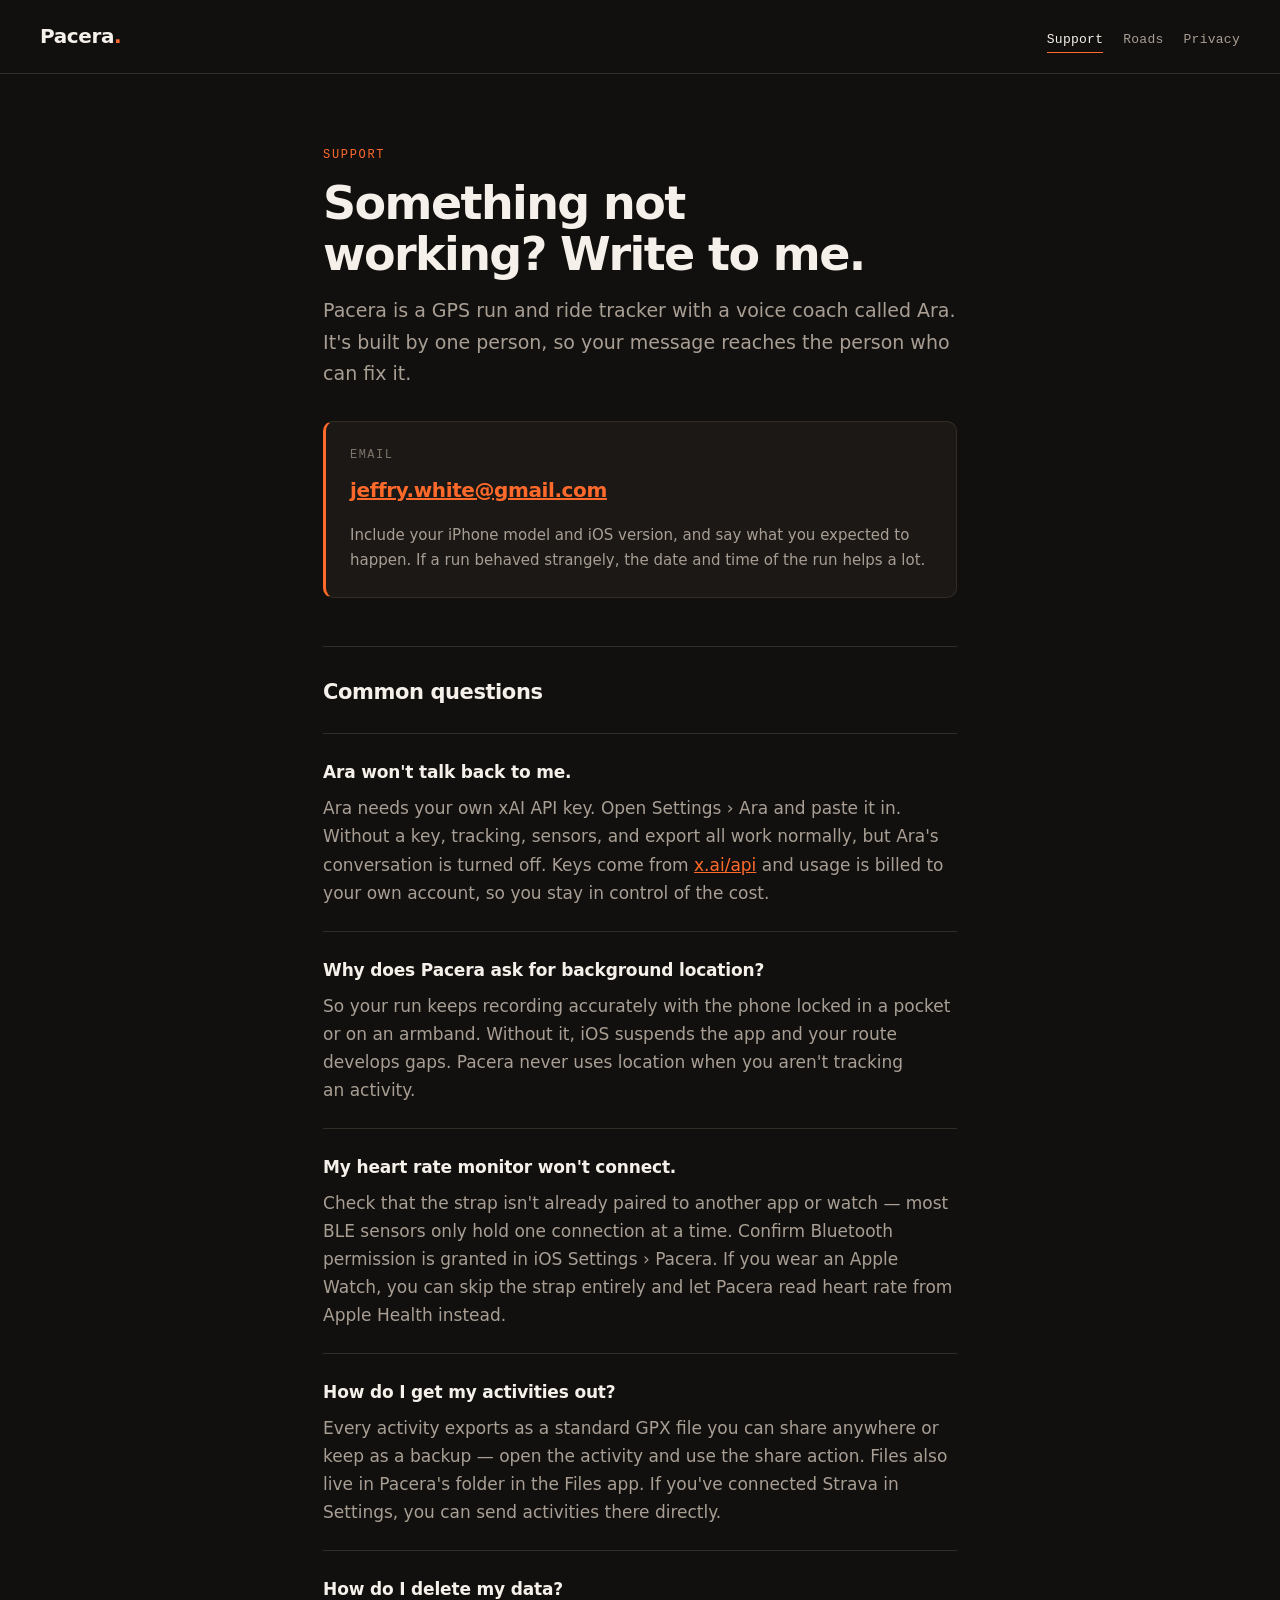
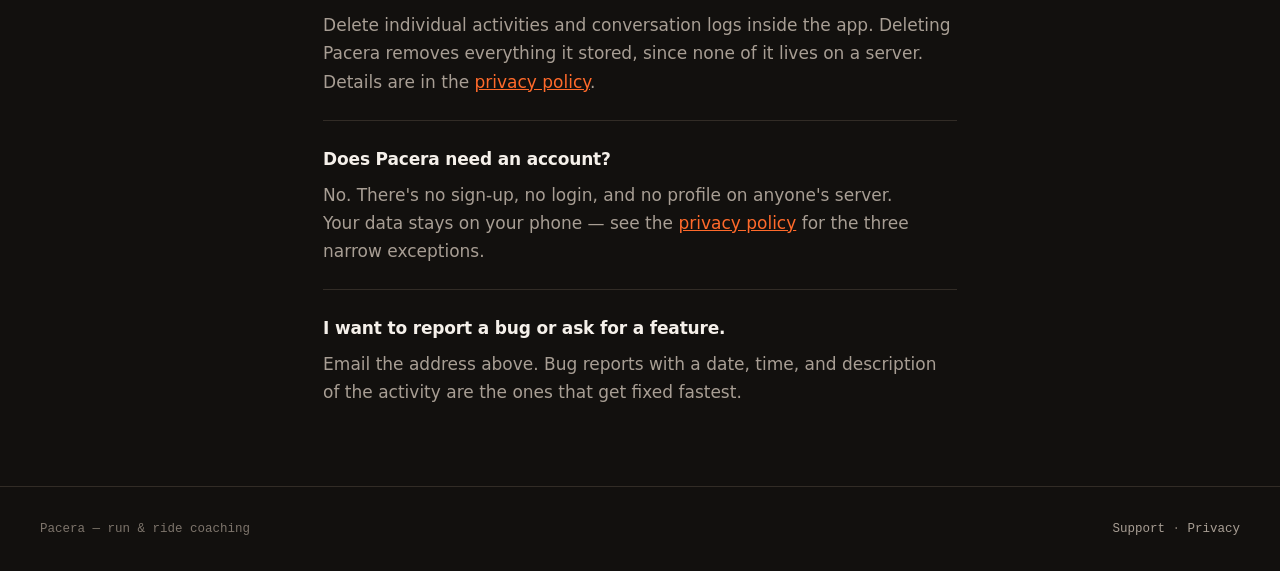
<file: index.html>
<!DOCTYPE html>
<html lang="en">
<head>
<meta charset="utf-8">
<meta name="viewport" content="width=device-width, initial-scale=1">
<title>Support — Pacera</title>
<meta name="description" content="Help with Pacera: setting up Ara, permissions, sensors, exporting activities, and how to get in touch.">
<meta name="color-scheme" content="dark">
<link rel="stylesheet" href="style.css">
</head>
<body>

<header class="masthead">
  <a class="brand" href="index.html">Pacera<span class="brand-mark">.</span></a>
  <nav class="nav">
    <a href="index.html" aria-current="page">Support</a>
    <a href="roads/">Roads</a>
    <a href="privacy.html">Privacy</a>
  </nav>
</header>

<main class="wrap">
  <p class="eyebrow">Support</p>
  <h1 class="title">Something not working? Write to me.</h1>
  <p class="standfirst">Pacera is a GPS run and ride tracker with a voice coach called Ara. It's built by one person, so your message reaches the person who can fix it.</p>

  <div class="contact">
    <p class="contact-label">Email</p>
    <p class="contact-mail"><a href="mailto:jeffry.white@gmail.com">jeffry.white@gmail.com</a></p>
    <p class="contact-note">Include your iPhone model and iOS version, and say what you expected to happen. If a run behaved strangely, the date and time of the run helps a lot.</p>
  </div>

  <h2>Common questions</h2>

  <div class="qa">
    <p class="qa-q">Ara won't talk back to me.</p>
    <p class="qa-a">Ara needs your own xAI API key. Open Settings › Ara and paste it in. Without a key, tracking, sensors, and export all work normally, but Ara's conversation is turned off. Keys come from <a href="https://x.ai/api">x.ai/api</a> and usage is billed to your own account, so you stay in control of the cost.</p>
  </div>

  <div class="qa">
    <p class="qa-q">Why does Pacera ask for background location?</p>
    <p class="qa-a">So your run keeps recording accurately with the phone locked in a pocket or on an armband. Without it, iOS suspends the app and your route develops gaps. Pacera never uses location when you aren't tracking an activity.</p>
  </div>

  <div class="qa">
    <p class="qa-q">My heart rate monitor won't connect.</p>
    <p class="qa-a">Check that the strap isn't already paired to another app or watch — most BLE sensors only hold one connection at a time. Confirm Bluetooth permission is granted in iOS Settings › Pacera. If you wear an Apple Watch, you can skip the strap entirely and let Pacera read heart rate from Apple Health instead.</p>
  </div>

  <div class="qa">
    <p class="qa-q">How do I get my activities out?</p>
    <p class="qa-a">Every activity exports as a standard GPX file you can share anywhere or keep as a backup — open the activity and use the share action. Files also live in Pacera's folder in the Files app. If you've connected Strava in Settings, you can send activities there directly.</p>
  </div>

  <div class="qa">
    <p class="qa-q">How do I delete my data?</p>
    <p class="qa-a">Delete individual activities and conversation logs inside the app. Deleting Pacera removes everything it stored, since none of it lives on a server. Details are in the <a href="privacy.html">privacy policy</a>.</p>
  </div>

  <div class="qa">
    <p class="qa-q">Does Pacera need an account?</p>
    <p class="qa-a">No. There's no sign-up, no login, and no profile on anyone's server. Your data stays on your phone — see the <a href="privacy.html">privacy policy</a> for the three narrow exceptions.</p>
  </div>

  <div class="qa">
    <p class="qa-q">I want to report a bug or ask for a feature.</p>
    <p class="qa-a">Email the address above. Bug reports with a date, time, and description of the activity are the ones that get fixed fastest.</p>
  </div>
</main>

<footer class="foot">
  <span>Pacera — run &amp; ride coaching</span>
  <span><a href="index.html">Support</a> · <a href="privacy.html">Privacy</a></span>
</footer>

</body>
</html>
</file>
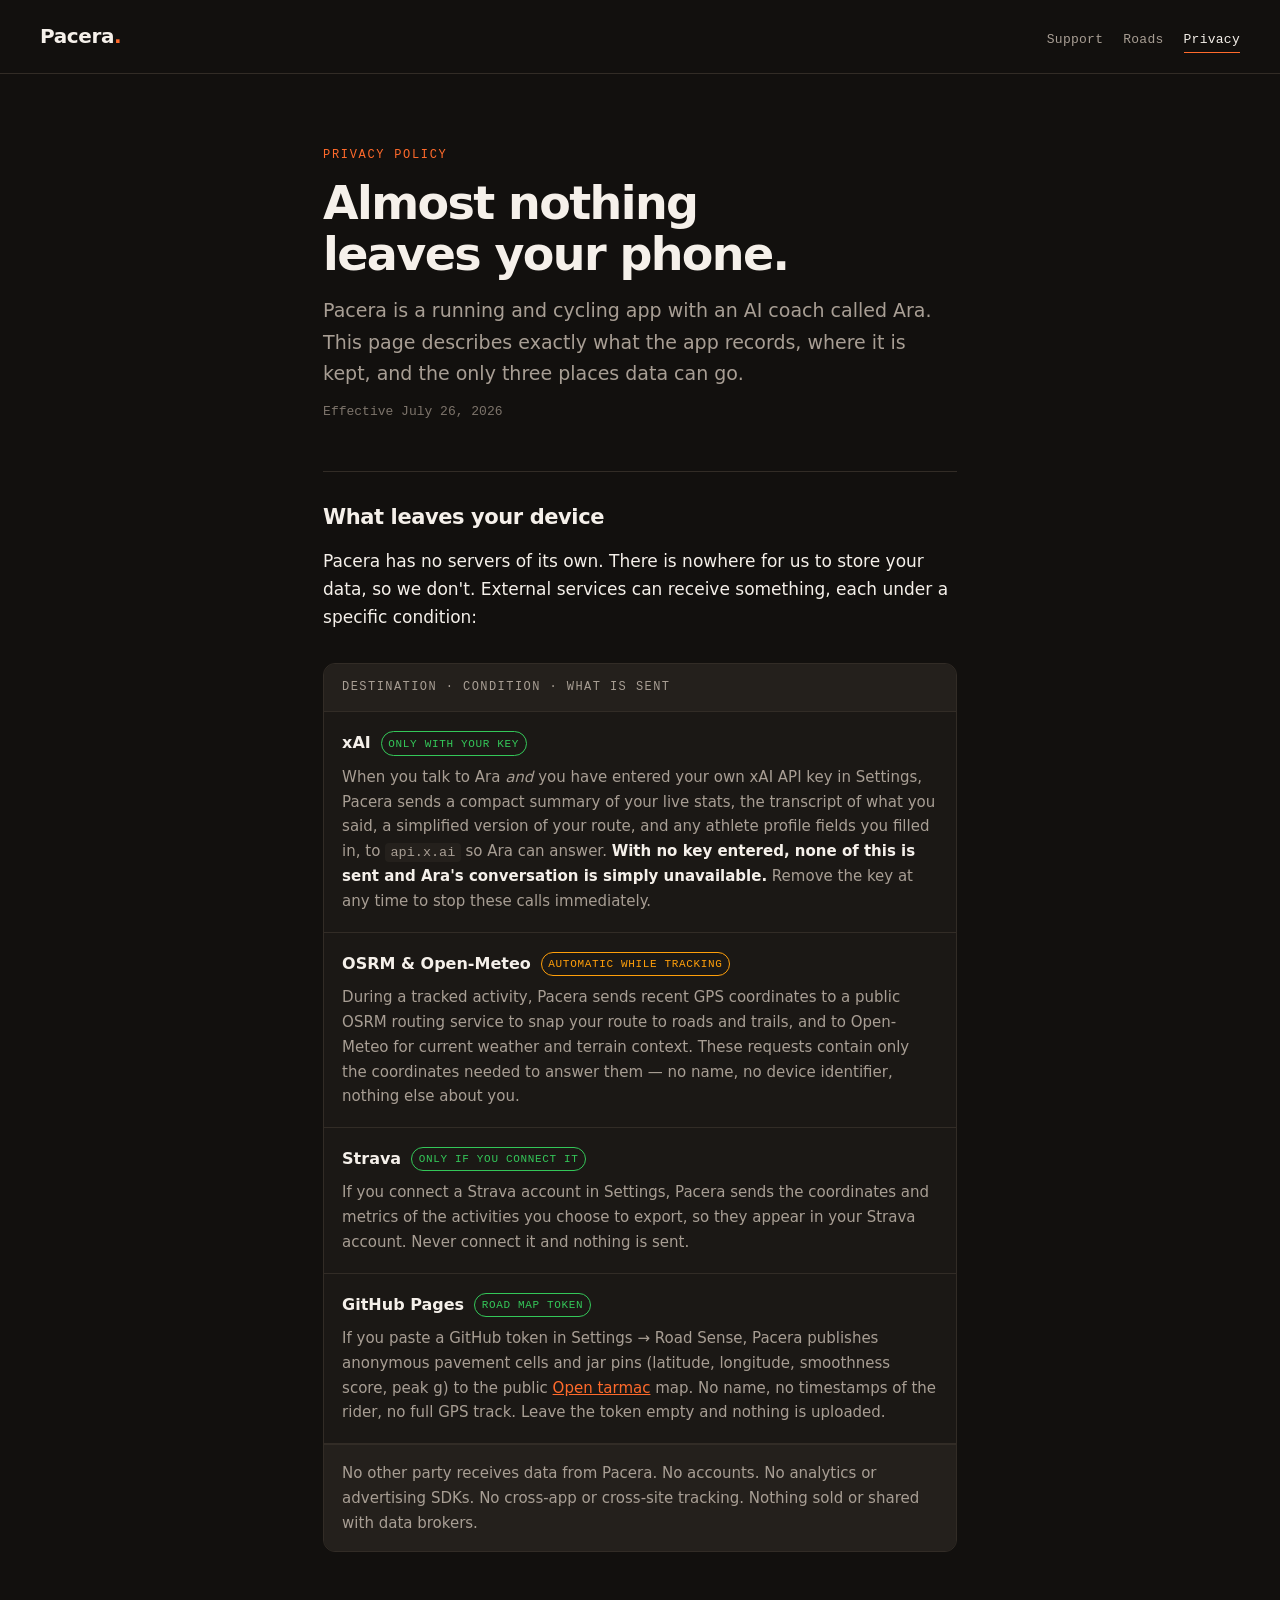
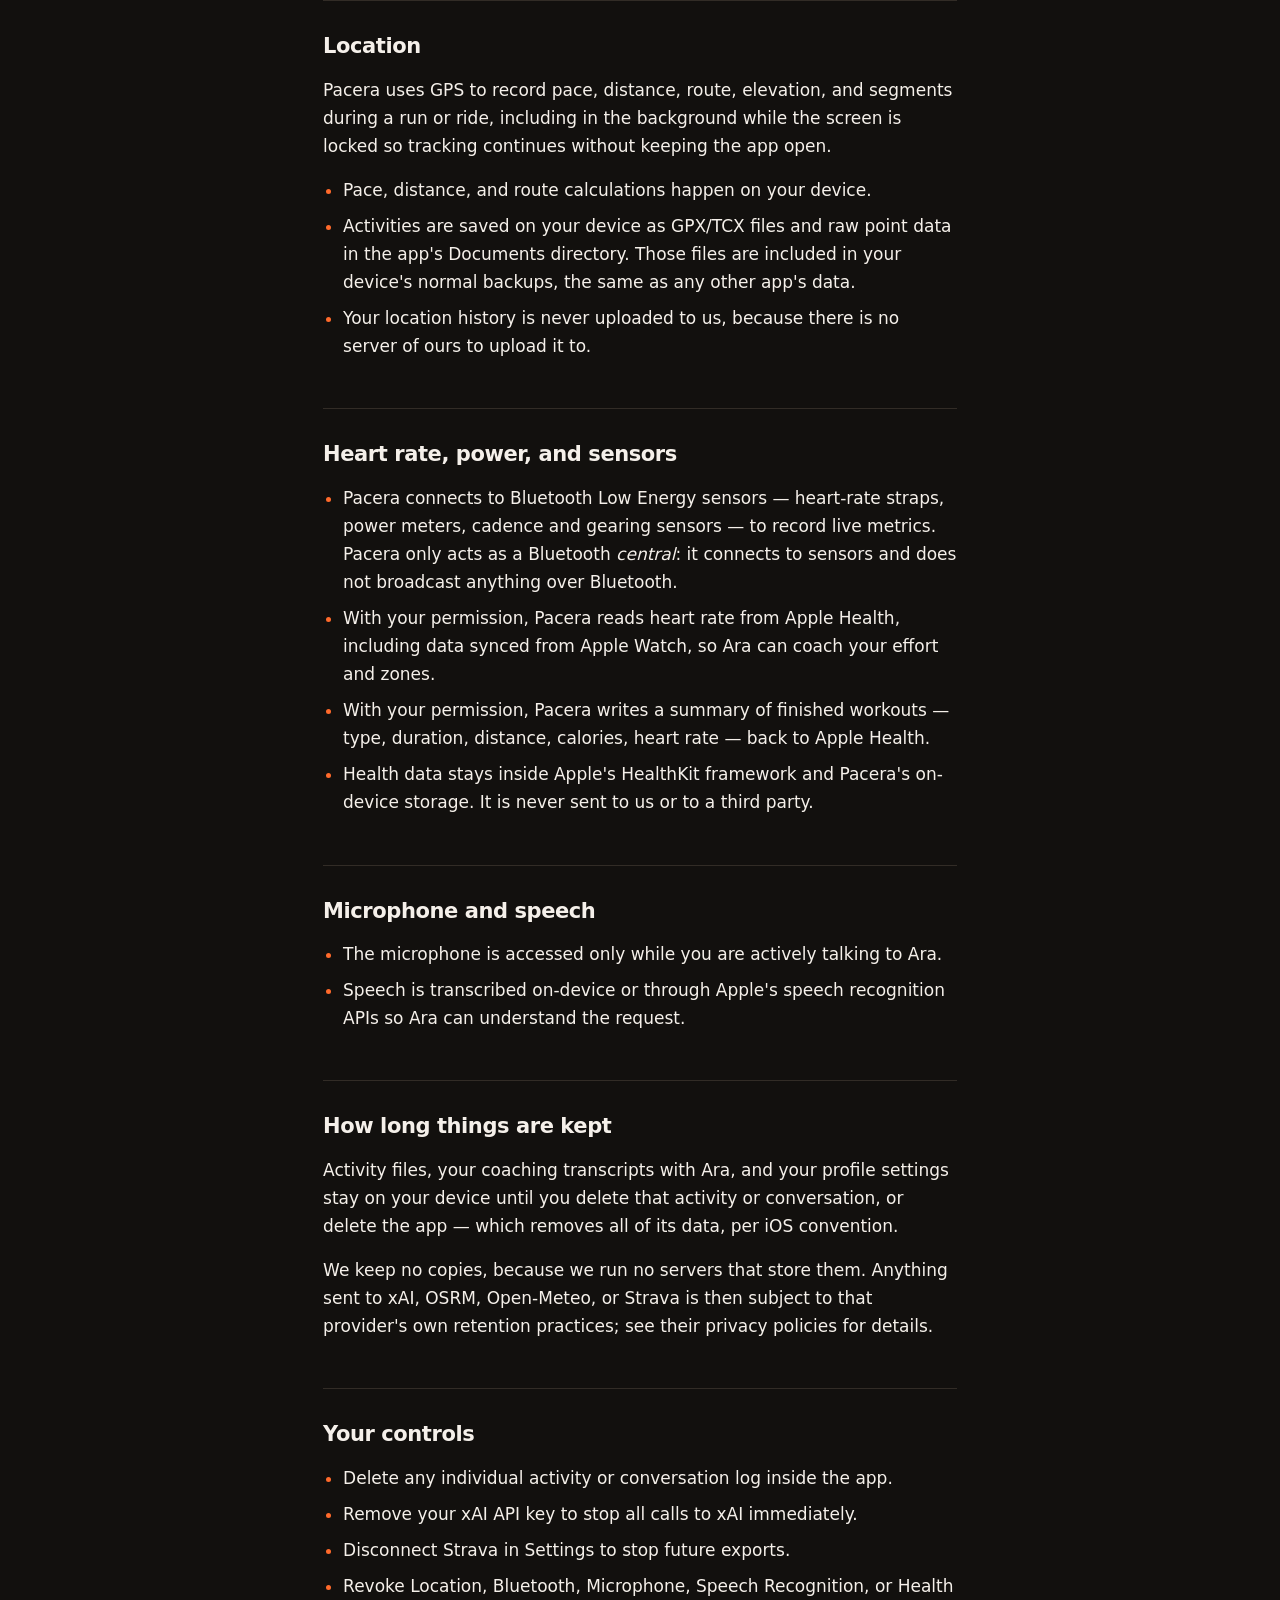
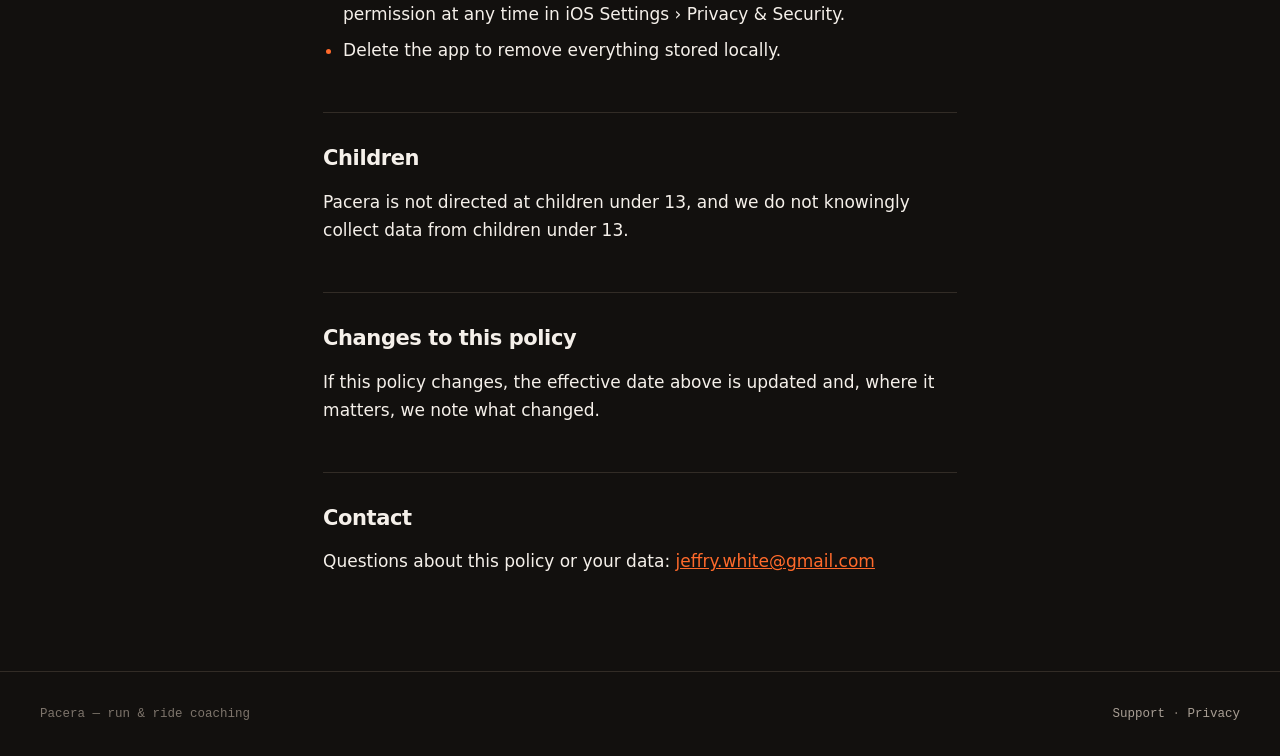
<file: privacy.html>
<!DOCTYPE html>
<html lang="en">
<head>
<meta charset="utf-8">
<meta name="viewport" content="width=device-width, initial-scale=1">
<title>Privacy Policy — Pacera</title>
<meta name="description" content="What Pacera records, what stays on your device, and the three places data can go — and under what conditions.">
<meta name="color-scheme" content="dark">
<link rel="stylesheet" href="style.css">
</head>
<body>

<header class="masthead">
  <a class="brand" href="index.html">Pacera<span class="brand-mark">.</span></a>
  <nav class="nav">
    <a href="index.html">Support</a>
    <a href="roads/">Roads</a>
    <a href="privacy.html" aria-current="page">Privacy</a>
  </nav>
</header>

<main class="wrap">
  <p class="eyebrow">Privacy Policy</p>
  <h1 class="title">Almost nothing leaves your phone.</h1>
  <p class="standfirst">Pacera is a running and cycling app with an AI coach called Ara. This page describes exactly what the app records, where it is kept, and the only three places data can go.</p>
  <p class="dateline">Effective July 26, 2026</p>

  <h2>What leaves your device</h2>
  <p>Pacera has no servers of its own. There is nowhere for us to store your data, so we don't. External services can receive something, each under a specific condition:</p>

  <div class="ledger">
    <div class="ledger-head">Destination · Condition · What is sent</div>

    <div class="ledger-row">
      <p class="ledger-dest">xAI <span class="pill pill-optin">Only with your key</span></p>
      <p class="ledger-detail">When you talk to Ara <em>and</em> you have entered your own xAI API key in Settings, Pacera sends a compact summary of your live stats, the transcript of what you said, a simplified version of your route, and any athlete profile fields you filled in, to <code>api.x.ai</code> so Ara can answer. <strong>With no key entered, none of this is sent and Ara's conversation is simply unavailable.</strong> Remove the key at any time to stop these calls immediately.</p>
    </div>

    <div class="ledger-row">
      <p class="ledger-dest">OSRM &amp; Open-Meteo <span class="pill pill-auto">Automatic while tracking</span></p>
      <p class="ledger-detail">During a tracked activity, Pacera sends recent GPS coordinates to a public OSRM routing service to snap your route to roads and trails, and to Open-Meteo for current weather and terrain context. These requests contain only the coordinates needed to answer them — no name, no device identifier, nothing else about you.</p>
    </div>

    <div class="ledger-row">
      <p class="ledger-dest">Strava <span class="pill pill-optin">Only if you connect it</span></p>
      <p class="ledger-detail">If you connect a Strava account in Settings, Pacera sends the coordinates and metrics of the activities you choose to export, so they appear in your Strava account. Never connect it and nothing is sent.</p>
    </div>

    <div class="ledger-row">
      <p class="ledger-dest">GitHub Pages <span class="pill pill-optin">Road map token</span></p>
      <p class="ledger-detail">If you paste a GitHub token in Settings → Road Sense, Pacera publishes anonymous pavement cells and jar pins (latitude, longitude, smoothness score, peak g) to the public <a href="roads/">Open tarmac</a> map. No name, no timestamps of the rider, no full GPS track. Leave the token empty and nothing is uploaded.</p>
    </div>

    <p class="ledger-foot">No other party receives data from Pacera. No accounts. No analytics or advertising SDKs. No cross-app or cross-site tracking. Nothing sold or shared with data brokers.</p>
  </div>

  <h2>Location</h2>
  <p>Pacera uses GPS to record pace, distance, route, elevation, and segments during a run or ride, including in the background while the screen is locked so tracking continues without keeping the app open.</p>
  <ul>
    <li>Pace, distance, and route calculations happen on your device.</li>
    <li>Activities are saved on your device as GPX/TCX files and raw point data in the app's Documents directory. Those files are included in your device's normal backups, the same as any other app's data.</li>
    <li>Your location history is never uploaded to us, because there is no server of ours to upload it to.</li>
  </ul>

  <h2>Heart rate, power, and sensors</h2>
  <ul>
    <li>Pacera connects to Bluetooth Low Energy sensors — heart-rate straps, power meters, cadence and gearing sensors — to record live metrics. Pacera only acts as a Bluetooth <em>central</em>: it connects to sensors and does not broadcast anything over Bluetooth.</li>
    <li>With your permission, Pacera reads heart rate from Apple Health, including data synced from Apple Watch, so Ara can coach your effort and zones.</li>
    <li>With your permission, Pacera writes a summary of finished workouts — type, duration, distance, calories, heart rate — back to Apple Health.</li>
    <li>Health data stays inside Apple's HealthKit framework and Pacera's on-device storage. It is never sent to us or to a third party.</li>
  </ul>

  <h2>Microphone and speech</h2>
  <ul>
    <li>The microphone is accessed only while you are actively talking to Ara.</li>
    <li>Speech is transcribed on-device or through Apple's speech recognition APIs so Ara can understand the request.</li>
  </ul>

  <h2>How long things are kept</h2>
  <p>Activity files, your coaching transcripts with Ara, and your profile settings stay on your device until you delete that activity or conversation, or delete the app — which removes all of its data, per iOS convention.</p>
  <p>We keep no copies, because we run no servers that store them. Anything sent to xAI, OSRM, Open-Meteo, or Strava is then subject to that provider's own retention practices; see their privacy policies for details.</p>

  <h2>Your controls</h2>
  <ul>
    <li>Delete any individual activity or conversation log inside the app.</li>
    <li>Remove your xAI API key to stop all calls to xAI immediately.</li>
    <li>Disconnect Strava in Settings to stop future exports.</li>
    <li>Revoke Location, Bluetooth, Microphone, Speech Recognition, or Health permission at any time in iOS Settings › Privacy &amp; Security.</li>
    <li>Delete the app to remove everything stored locally.</li>
  </ul>

  <h2>Children</h2>
  <p>Pacera is not directed at children under 13, and we do not knowingly collect data from children under 13.</p>

  <h2>Changes to this policy</h2>
  <p>If this policy changes, the effective date above is updated and, where it matters, we note what changed.</p>

  <h2>Contact</h2>
  <p>Questions about this policy or your data: <a href="mailto:jeffry.white@gmail.com">jeffry.white@gmail.com</a></p>
</main>

<footer class="foot">
  <span>Pacera — run &amp; ride coaching</span>
  <span><a href="index.html">Support</a> · <a href="privacy.html">Privacy</a></span>
</footer>

</body>
</html>
</file>
<file: style.css>
/* Pacera — privacy & support
   No webfonts, no third-party requests. A page about not phoning home
   shouldn't phone home. Everything below is system-stack typography. */

:root {
  --bg: #12100e;
  --surface: #1b1815;
  --surface-2: #24201c;
  --line: #322c26;
  --ink: #f5f0ea;
  --ink-muted: #a89e94;
  --ink-dim: #7d746b;
  --accent: #ff6a2b;
  --amber: #ff9f0a;
  --green: #34c759;

  --sans: system-ui, -apple-system, "Segoe UI", Roboto, sans-serif;
  --mono: ui-monospace, SFMono-Regular, "SF Mono", Menlo, monospace;

  --measure: 66ch;
  --pad: clamp(1.25rem, 5vw, 2.5rem);
}

* { box-sizing: border-box; }

html { -webkit-text-size-adjust: 100%; }

body {
  margin: 0;
  background: var(--bg);
  color: var(--ink);
  font-family: var(--sans);
  font-size: 1.0625rem;
  line-height: 1.65;
  -webkit-font-smoothing: antialiased;
}

/* ---------- header ---------- */

.masthead {
  border-bottom: 1px solid var(--line);
  padding: 1.25rem var(--pad);
  display: flex;
  flex-wrap: wrap;
  gap: 1rem 1.5rem;
  align-items: baseline;
  justify-content: space-between;
}

.brand {
  font-size: 1.25rem;
  font-weight: 700;
  letter-spacing: -0.02em;
  color: var(--ink);
  text-decoration: none;
}

.brand-mark { color: var(--accent); }

.nav {
  display: flex;
  gap: 1.25rem;
  font-family: var(--mono);
  font-size: 0.8125rem;
  letter-spacing: 0.02em;
}

.nav a {
  color: var(--ink-muted);
  text-decoration: none;
  padding-bottom: 2px;
  border-bottom: 1px solid transparent;
}

.nav a:hover { color: var(--ink); }

.nav a[aria-current="page"] {
  color: var(--ink);
  border-bottom-color: var(--accent);
}

/* ---------- shell ---------- */

.wrap {
  max-width: var(--measure);
  margin: 0 auto;
  padding: clamp(2.5rem, 8vw, 4.5rem) var(--pad) 5rem;
}

.eyebrow {
  font-family: var(--mono);
  font-size: 0.75rem;
  letter-spacing: 0.14em;
  text-transform: uppercase;
  color: var(--accent);
  margin: 0 0 0.75rem;
}

.title {
  font-size: clamp(2rem, 7vw, 2.875rem);
  line-height: 1.1;
  letter-spacing: -0.035em;
  font-weight: 700;
  margin: 0 0 1rem;
  text-wrap: balance;
}

.standfirst {
  font-size: 1.1875rem;
  color: var(--ink-muted);
  margin: 0 0 0.75rem;
  text-wrap: pretty;
}

.dateline {
  font-family: var(--mono);
  font-size: 0.8125rem;
  color: var(--ink-dim);
  margin: 0;
}

h2 {
  font-size: 1.3125rem;
  letter-spacing: -0.02em;
  font-weight: 700;
  margin: 3rem 0 0.75rem;
  padding-top: 1.75rem;
  border-top: 1px solid var(--line);
}

h3 {
  font-size: 1.0625rem;
  font-weight: 700;
  margin: 2rem 0 0.5rem;
}

p { margin: 0 0 1rem; text-wrap: pretty; }

ul { margin: 0 0 1rem; padding-left: 1.25rem; }

li { margin-bottom: 0.5rem; }

li::marker { color: var(--accent); }

a { color: var(--accent); }

a:focus-visible,
.nav a:focus-visible,
.brand:focus-visible {
  outline: 2px solid var(--accent);
  outline-offset: 3px;
  border-radius: 2px;
}

strong { color: var(--ink); font-weight: 700; }

code {
  font-family: var(--mono);
  font-size: 0.9em;
  background: var(--surface-2);
  padding: 0.15em 0.4em;
  border-radius: 4px;
}

/* ---------- signature: the destination ledger ---------- */

.ledger {
  margin: 2rem 0 1rem;
  border: 1px solid var(--line);
  border-radius: 12px;
  overflow: hidden;
  background: var(--surface);
}

.ledger-head {
  padding: 0.875rem 1.125rem;
  background: var(--surface-2);
  border-bottom: 1px solid var(--line);
  font-family: var(--mono);
  font-size: 0.75rem;
  letter-spacing: 0.12em;
  text-transform: uppercase;
  color: var(--ink-muted);
}

.ledger-row {
  padding: 1.125rem;
  border-bottom: 1px solid var(--line);
}

.ledger-row:last-child { border-bottom: 0; }

.ledger-dest {
  font-weight: 700;
  font-size: 1rem;
  margin: 0 0 0.5rem;
  display: flex;
  flex-wrap: wrap;
  align-items: center;
  gap: 0.625rem;
}

.pill {
  font-family: var(--mono);
  font-size: 0.6875rem;
  letter-spacing: 0.06em;
  text-transform: uppercase;
  padding: 0.2em 0.6em;
  border-radius: 999px;
  border: 1px solid currentColor;
  font-weight: 500;
  white-space: nowrap;
}

.pill-optin { color: var(--green); }

.pill-auto { color: var(--amber); }

.ledger-detail {
  margin: 0;
  font-size: 0.9375rem;
  color: var(--ink-muted);
}

.ledger-foot {
  padding: 1rem 1.125rem;
  background: var(--surface-2);
  border-top: 1px solid var(--line);
  font-size: 0.9375rem;
  color: var(--ink-muted);
  margin: 0;
}

/* ---------- support page bits ---------- */

.contact {
  margin: 2rem 0;
  padding: 1.5rem;
  border: 1px solid var(--line);
  border-left: 3px solid var(--accent);
  border-radius: 10px;
  background: var(--surface);
}

.contact-label {
  font-family: var(--mono);
  font-size: 0.75rem;
  letter-spacing: 0.12em;
  text-transform: uppercase;
  color: var(--ink-dim);
  margin: 0 0 0.5rem;
}

.contact-mail {
  font-size: 1.25rem;
  font-weight: 700;
  letter-spacing: -0.02em;
  word-break: break-all;
}

.contact-note {
  margin: 0.75rem 0 0;
  font-size: 0.9375rem;
  color: var(--ink-muted);
}

.qa { border-top: 1px solid var(--line); padding-top: 1.5rem; margin-top: 1.5rem; }

.qa-q {
  font-size: 1.0625rem;
  font-weight: 700;
  margin: 0 0 0.5rem;
  letter-spacing: -0.01em;
}

.qa-a { margin: 0; color: var(--ink-muted); }

.qa-a a { color: var(--accent); }

/* ---------- footer ---------- */

.foot {
  border-top: 1px solid var(--line);
  padding: 2rem var(--pad);
  font-family: var(--mono);
  font-size: 0.78125rem;
  color: var(--ink-dim);
  display: flex;
  flex-wrap: wrap;
  gap: 0.5rem 1.5rem;
  justify-content: space-between;
  max-width: none;
}

.foot a { color: var(--ink-muted); text-decoration: none; }

.foot a:hover { color: var(--ink); }

@media (prefers-reduced-motion: reduce) {
  * { animation: none !important; transition: none !important; }
}
</file>
